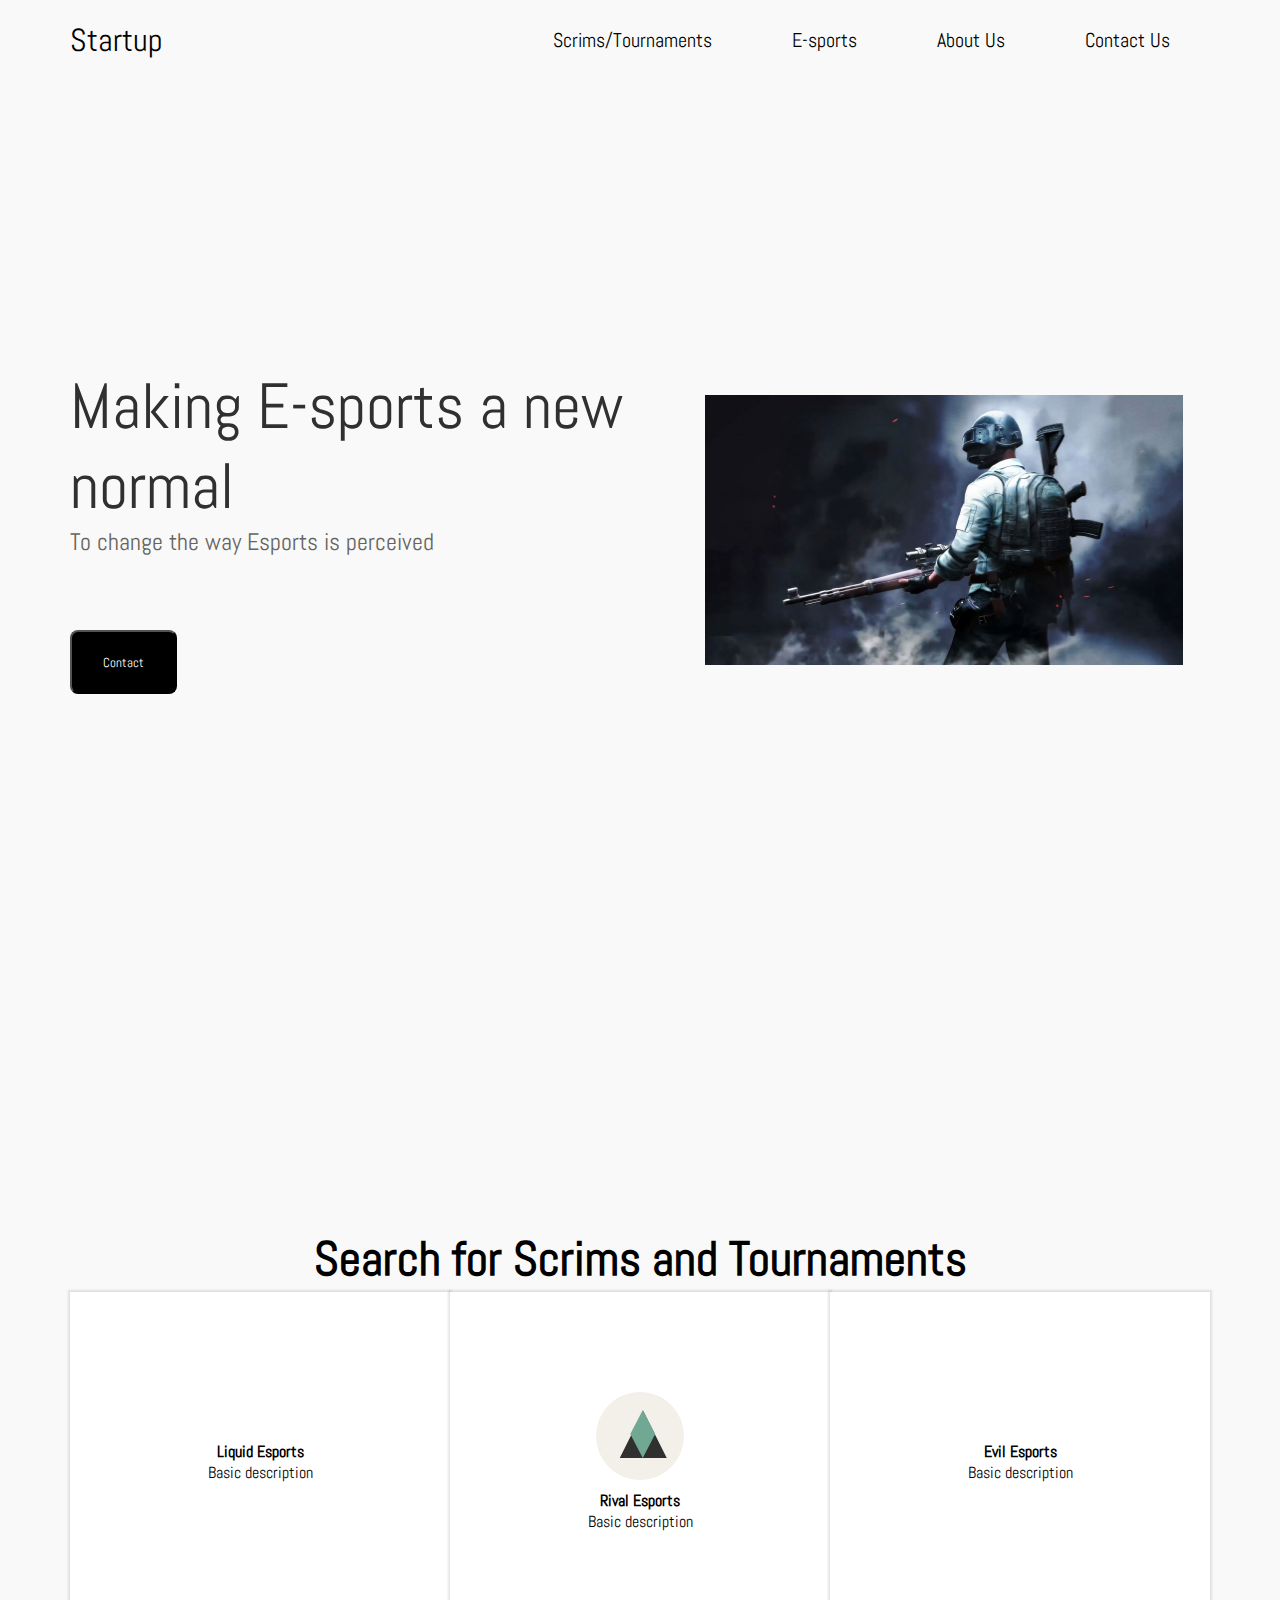
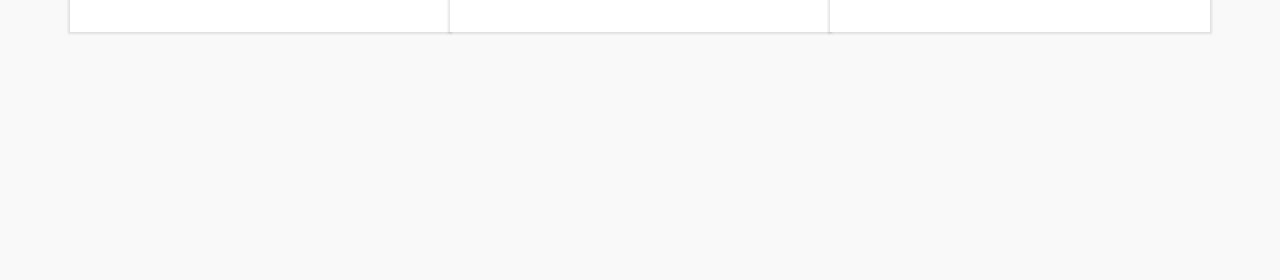
<file: index.html>
<!DOCTYPE html>
<html lang="en">
  <head>
    <meta charset="UTF-8" />
    <meta http-equiv="X-UA-Compatible" content="IE=edge" />
    <meta name="viewport" content="width=device-width, initial-scale=1.0" />

    <link rel="stylesheet" href="style.css" />

    <title>E-sports</title>
  </head>
  <body>
    <div class="nav-bar">
      <div class="title">Startup</div>

      <ul class="nav-items">
        <li class="home">Scrims/Tournaments</li>
        <li class="E-sports">E-sports</li>
        <li class="aboutUs">About Us</li>
        <li class="contactUs">Contact Us</li>
      </ul>
    </div>
    <!-- Navigation Bar  -->
    <section class="Main">
      <div class="description">
        <h1 class="heading">Making E-sports a new normal</h1>
        <p>To change the way Esports is perceived</p>
        <button class="contact">Contact</button>
      </div>
      <div class="img">
        <img src="heading1.jpg" alt="BGMI Photo" />
      </div>
    </section>

    <!-- Heading -->

    <section class="scrims">
      <h2 class="scrimsHeading">Search for Scrims and Tournaments</h2>
      <div class="cards">
        <div class="card">
          <h4 class="liquid">Liquid Esports</h4>
          <p>Basic description</p>
        </div>
        <div class="card">
          <!-- <img src="Scrims2.png" alt="" srcset="" /> -->
          <div class="scrim2">
            <div class="shape">
              <div class="circle"></div>
              <div class="black-triangle"></div>
              <div class="green-triangle"></div>
              <div class="polygon"></div>
            </div>
          </div>
          <h4 class="rival">Rival Esports</h4>
          <p>Basic description</p>
        </div>
        <div class="card">
          <!-- <img src="scrims3.png" alt="" srcset="" /> -->
          <h4 class="Evil">Evil Esports</h4>
          <p>Basic description</p>
        </div>
      </div>
    </section>
  </body>
</html>
</file>
<file: style.css>
@import url("https://fonts.googleapis.com/css2?family=Abel&display=swap");

* {
  margin: 0;
  padding: 0;
  box-sizing: border-box;
}

body {
  font-family: "abel", sans-serif;

  font-style: normal;

  background: #f9f9f9;
  margin: 0 70px;
}

li {
  margin: 0px 40px;
  list-style: none;
}

.nav-bar {
  display: flex;
  justify-content: space-between;
  height: 100px;
  align-items: center;
  height: 43px;
  padding: 40px 0;
}

.nav-items {
  display: flex;
  flex-wrap: wrap;
  font-size: 20px;
  align-items: center;
}

.title {
  width: 84px;
  height: 41px;
  font-size: 32px;
}

.Main {
  display: flex;
  justify-content: space-between;

  height: 100vh;
}

.description {
  display: flex;
  flex-direction: column;
  align-items: flex-start;
  justify-content: center;
}

.heading {
  /* font-size: 64px;
  width: 608px;
  height: 160px;
  margin: 24px 0px;
  font-weight: lighter;
  color: #303031; */
  /* Title */

  width: 608px;
  height: 160px;

  font-size: 64px;
  line-height: 80px;
  font-weight: normal;

  color: #303031;

  /* Inside Auto Layout */
}

.description p {
  color: #66645e;
  font-size: 24px;
  line-height: 32px;
  width: 608px;
  height: 32px;
}

.Main button {
  margin-top: 72px;
}

.img {
  display: flex;
  align-items: center;
}

.Main img {
  width: 600px;
  max-width: 90%;
  margin: 0 auto;
}

.Main button {
  font-family: "abel", sans-serif;
  background-color: black;
  color: #fff;
  width: 107px;
  height: 64px;
  border-radius: 8px;
}

/*  Scrims */

.scrims {
  height: 100vh;
  display: flex;
  flex-direction: column;
  align-items: center;
  justify-content: center;
}

.scrimsHeading {
  font-size: 48px;
  font-weight: bold;
  width: 895px;
  height: 64px;
  text-align: center;
}

.cards {
  width: 100%;
  background-color: aqua;
  display: flex;
  justify-content: space-between;
}

.card {
  width: 427px;
  height: 340px;
  background: #fff;
  box-shadow: 0 0 2px 2px rgba(0, 0, 0, 0.1);

  display: flex;
  flex-direction: column;
  justify-content: center;
  align-items: center;
}

/* .card img {
  margin-bottom: 10px;
  width: 104px;
  height: 88px;
} */

.shape {
  margin-bottom: 10px;
  position: relative;
}

.circle {
  width: 88px;
  height: 88px;
  background: #f3f0ea;
  border-radius: 50%;
}

.black-triangle {
  background: #303031;
  width: 47px;
  height: 47px;
  clip-path: polygon(50% 0, 100% 100%, 0 100%);

  position: absolute;
  bottom: 25%;
  left: 27%;
}

.green-triangle {
  position: absolute;
  /* Intersect */
  bottom: 25%;
  left: 39%;

  width: 24.9px;
  height: 48px;

  /* Green */

  background: #71a894;

  clip-path: polygon(50% 0, 100% 50%, 50% 100%, 0 50%);
}
</file>
